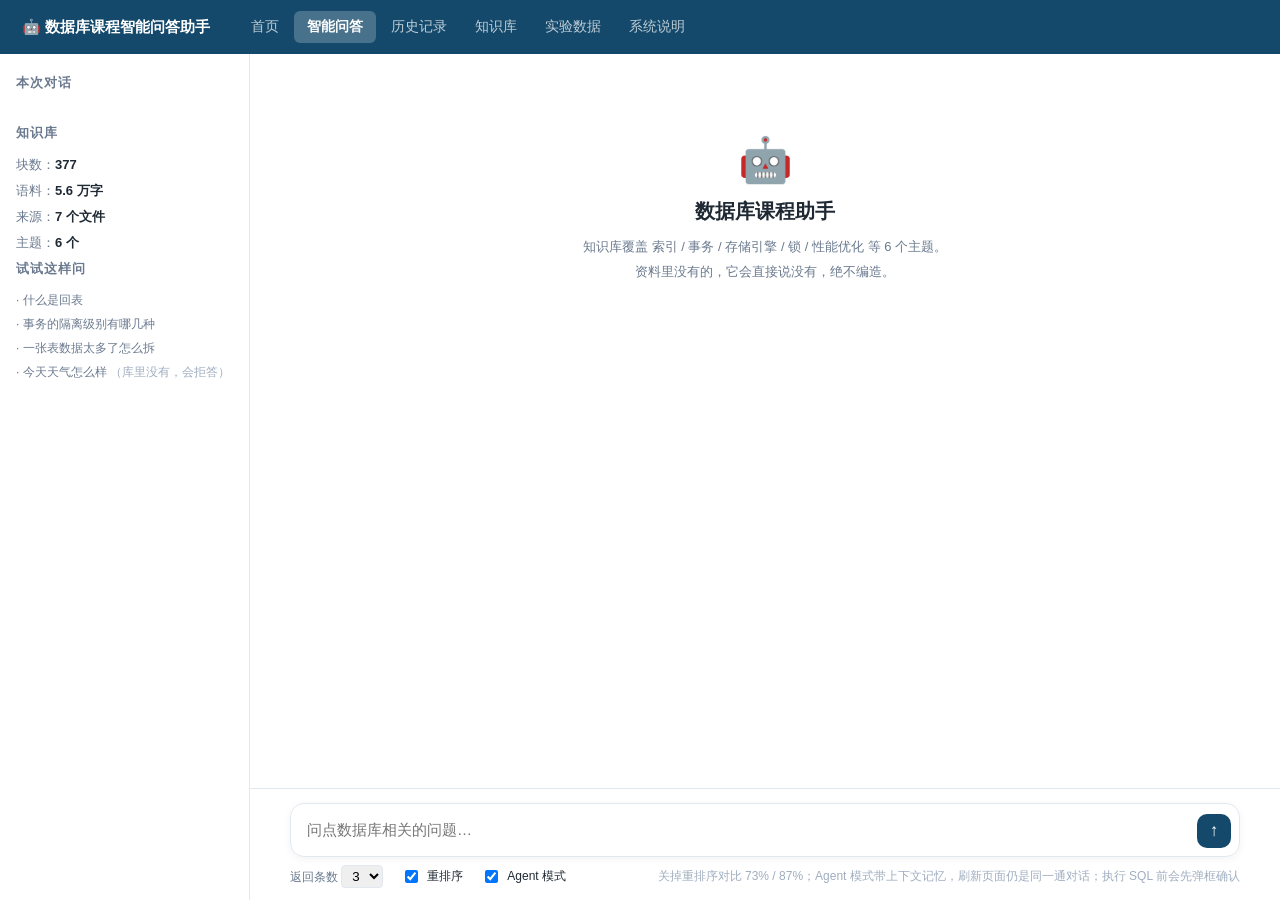
<file: web/index.html>
<!DOCTYPE html>
<html lang="zh">
<head>
<meta charset="UTF-8">
<title>智能问答 - 数据库课程智能问答助手</title>
<link rel="stylesheet" href="/web/style.css">
</head>
<body>

<div id="nav" class="navbar"></div>

<div class="layout">

  <aside class="sidebar">
    <h3>本次对话</h3>
    <div id="history" class="history"></div>

    <h3>知识库</h3>
    <ul class="kb-info">
      <li>块数：<b>377</b></li>
      <li>语料：<b>5.6 万字</b></li>
      <li>来源：<b>7 个文件</b></li>
      <li>主题：<b>6 个</b></li>
    </ul>

    <h3>试试这样问</h3>
    <div class="tip-mini">
      · 什么是回表<br>
      · 事务的隔离级别有哪几种<br>
      · 一张表数据太多了怎么拆<br>
      · 今天天气怎么样 <span class="muted">（库里没有，会拒答）</span>
    </div>
  </aside>

  <section class="chat">
    <div class="chat-body" id="chat">
      <div class="welcome" id="welcome">
        <div class="welcome-icon">🤖</div>
        <h2>数据库课程助手</h2>
        <p>知识库覆盖 索引 / 事务 / 存储引擎 / 锁 / 性能优化 等 6 个主题。<br>
           资料里没有的，它会直接说没有，绝不编造。</p>
      </div>
    </div>

    <div class="chat-input">
      <div class="input-box">
        <textarea id="q" rows="1" placeholder="问点数据库相关的问题…" onkeydown="onKey(event)"></textarea>
        <button id="send" onclick="ask()">↑</button>
      </div>
      <div class="input-params">
        <label>返回条数
          <select id="topk">
            <option>1</option>
            <option selected>3</option>
            <option>5</option>
          </select>
        </label>
        <label class="switch">
          <input type="checkbox" id="rerank" checked> 重排序
        </label>
        <label class="switch">
          <input type="checkbox" id="useAgent" checked> Agent 模式
        </label>
        <span class="hint">关掉重排序对比 73% / 87%；Agent 模式带上下文记忆，刷新页面仍是同一通对话；执行 SQL 前会先弹框确认</span>
      </div>
    </div>
  </section>

</div>

<script src="/web/nav.js"></script>
<script src="/web/md.js"></script>
<script src="/web/app.js?v=20261014c"></script>
</body>
</html>
</file>
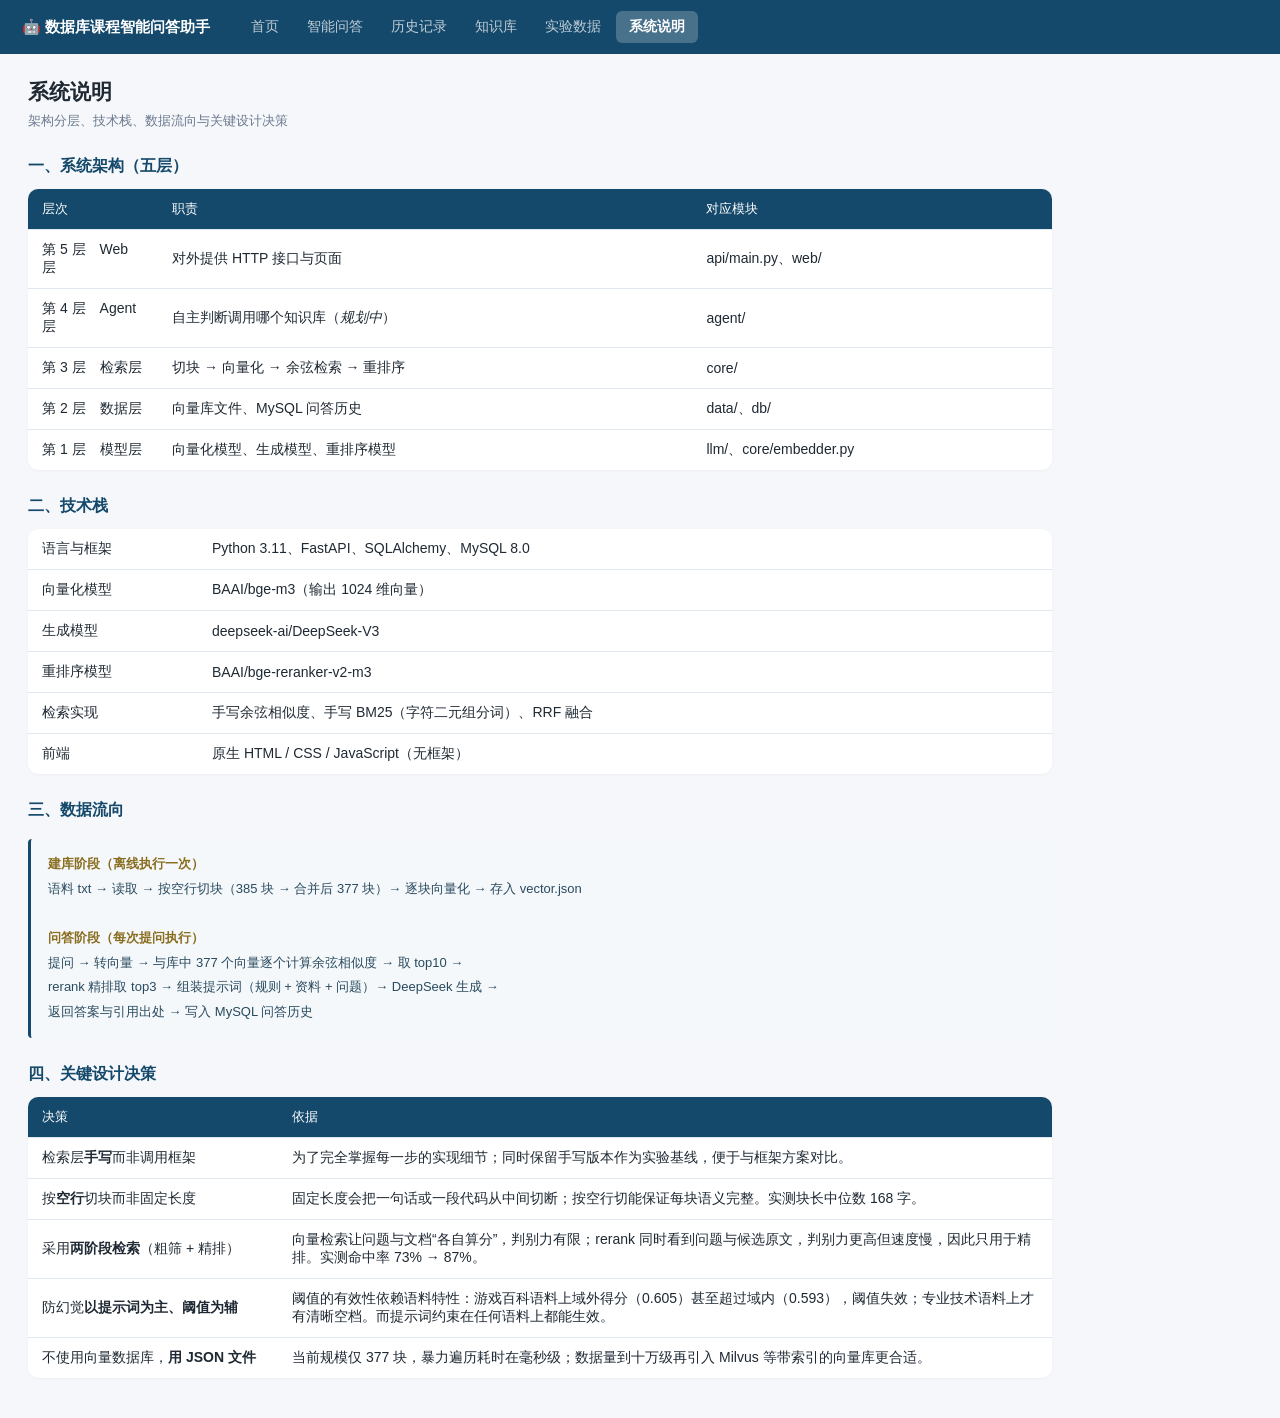
<file: web/about.html>
<!DOCTYPE html>
<html lang="zh">
<head>
<meta charset="UTF-8">
<title>系统说明 - 数据库课程智能问答助手</title>
<link rel="stylesheet" href="/web/style.css">
</head>
<body>

<div id="nav" class="navbar"></div>

<div class="page">
  <h1>系统说明</h1>
  <p class="sub">架构分层、技术栈、数据流向与关键设计决策</p>

  <h2>一、系统架构（五层）</h2>
  <table class="data">
    <thead>
      <tr><th style="width:130px">层次</th><th>职责</th><th>对应模块</th></tr>
    </thead>
    <tbody>
      <tr><td>第 5 层　Web 层</td><td>对外提供 HTTP 接口与页面</td><td>api/main.py、web/</td></tr>
      <tr><td>第 4 层　Agent 层</td><td>自主判断调用哪个知识库（<i>规划中</i>）</td><td>agent/</td></tr>
      <tr><td>第 3 层　检索层</td><td>切块 → 向量化 → 余弦检索 → 重排序</td><td>core/</td></tr>
      <tr><td>第 2 层　数据层</td><td>向量库文件、MySQL 问答历史</td><td>data/、db/</td></tr>
      <tr><td>第 1 层　模型层</td><td>向量化模型、生成模型、重排序模型</td><td>llm/、core/embedder.py</td></tr>
    </tbody>
  </table>

  <h2>二、技术栈</h2>
  <table class="data">
    <tbody>
      <tr><td style="width:170px">语言与框架</td><td>Python 3.11、FastAPI、SQLAlchemy、MySQL 8.0</td></tr>
      <tr><td>向量化模型</td><td>BAAI/bge-m3（输出 1024 维向量）</td></tr>
      <tr><td>生成模型</td><td>deepseek-ai/DeepSeek-V3</td></tr>
      <tr><td>重排序模型</td><td>BAAI/bge-reranker-v2-m3</td></tr>
      <tr><td>检索实现</td><td>手写余弦相似度、手写 BM25（字符二元组分词）、RRF 融合</td></tr>
      <tr><td>前端</td><td>原生 HTML / CSS / JavaScript（无框架）</td></tr>
    </tbody>
  </table>

  <h2>三、数据流向</h2>
  <div class="note" style="background:#F4F8FB; border-left-color:#14496B; color:#2A4A5E;">
    <b>建库阶段（离线执行一次）</b><br>
    语料 txt → 读取 → 按空行切块（385 块 → 合并后 377 块）→ 逐块向量化 → 存入 vector.json<br><br>
    <b>问答阶段（每次提问执行）</b><br>
    提问 → 转向量 → 与库中 377 个向量逐个计算余弦相似度 → 取 top10 →<br>
    rerank 精排取 top3 → 组装提示词（规则 + 资料 + 问题）→ DeepSeek 生成 →<br>
    返回答案与引用出处 → 写入 MySQL 问答历史
  </div>

  <h2>四、关键设计决策</h2>
  <table class="data">
    <thead>
      <tr><th style="width:250px">决策</th><th>依据</th></tr>
    </thead>
    <tbody>
      <tr>
        <td>检索层<b>手写</b>而非调用框架</td>
        <td>为了完全掌握每一步的实现细节；同时保留手写版本作为实验基线，便于与框架方案对比。</td>
      </tr>
      <tr>
        <td>按<b>空行</b>切块而非固定长度</td>
        <td>固定长度会把一句话或一段代码从中间切断；按空行切能保证每块语义完整。实测块长中位数 168 字。</td>
      </tr>
      <tr>
        <td>采用<b>两阶段检索</b>（粗筛 + 精排）</td>
        <td>向量检索让问题与文档“各自算分”，判别力有限；rerank 同时看到问题与候选原文，判别力更高但速度慢，因此只用于精排。实测命中率 73% → 87%。</td>
      </tr>
      <tr>
        <td>防幻觉<b>以提示词为主、阈值为辅</b></td>
        <td>阈值的有效性依赖语料特性：游戏百科语料上域外得分（0.605）甚至超过域内（0.593），阈值失效；专业技术语料上才有清晰空档。而提示词约束在任何语料上都能生效。</td>
      </tr>
      <tr>
        <td>不使用向量数据库，<b>用 JSON 文件</b></td>
        <td>当前规模仅 377 块，暴力遍历耗时在毫秒级；数据量到十万级再引入 Milvus 等带索引的向量库更合适。</td>
      </tr>
    </tbody>
  </table>

</div>

<script src="/web/nav.js"></script>
</body>
</html>
</file>
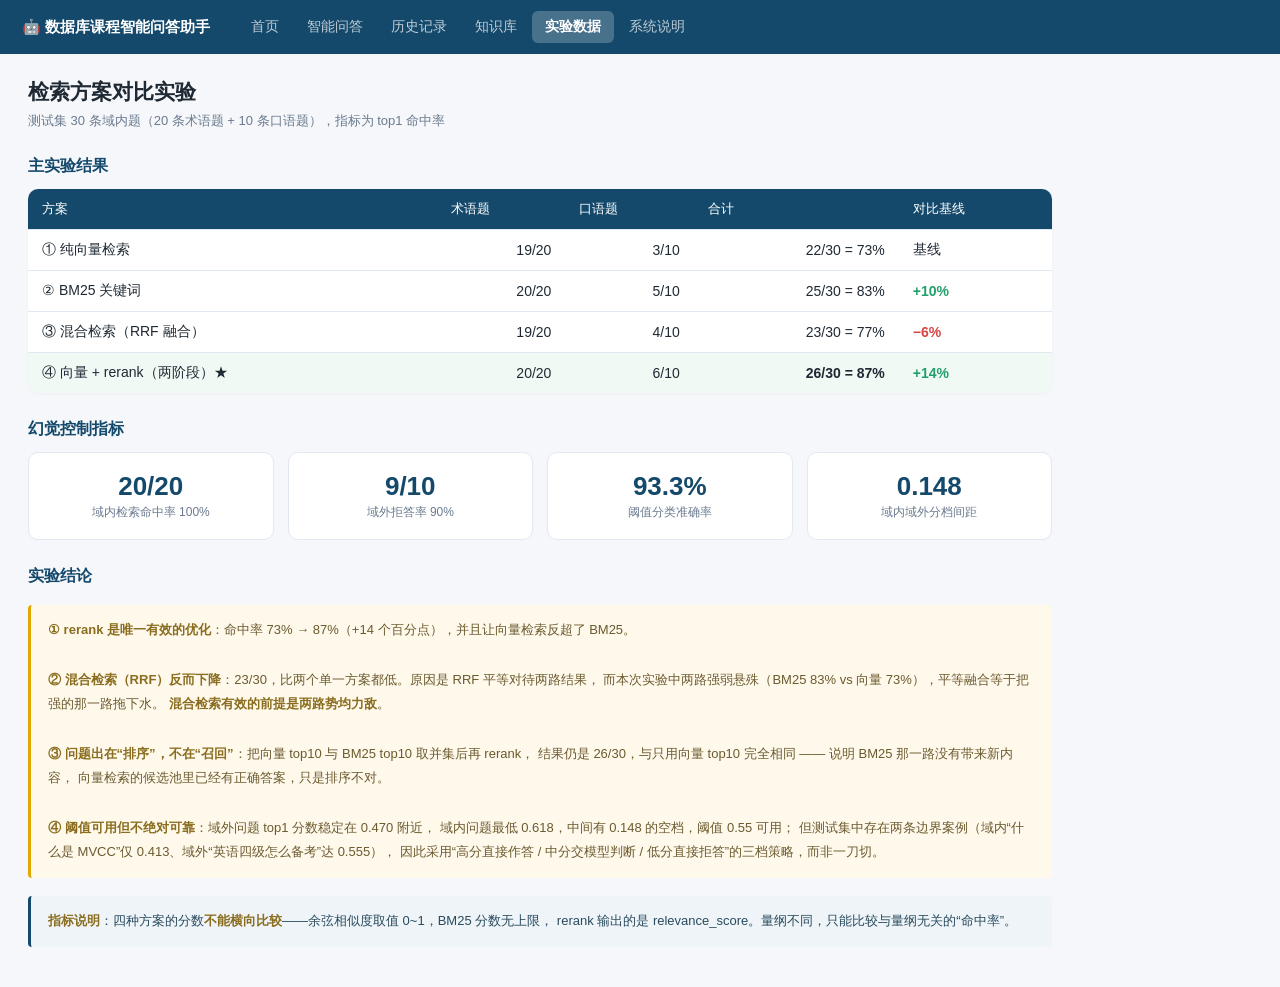
<file: web/eval.html>
<!DOCTYPE html>
<html lang="zh">
<head>
<meta charset="UTF-8">
<title>实验数据 - 数据库课程智能问答助手</title>
<link rel="stylesheet" href="/web/style.css">
</head>
<body>

<div id="nav" class="navbar"></div>

<div class="page">
  <h1>检索方案对比实验</h1>
  <p class="sub">测试集 30 条域内题（20 条术语题 + 10 条口语题），指标为 top1 命中率</p>

  <h2>主实验结果</h2>
  <table class="data">
    <thead>
      <tr><th>方案</th><th class="num">术语题</th><th class="num">口语题</th><th class="num">合计</th><th>对比基线</th></tr>
    </thead>
    <tbody>
      <tr>
        <td>① 纯向量检索</td><td class="num">19/20</td><td class="num">3/10</td>
        <td class="num">22/30 = 73%</td><td>基线</td>
      </tr>
      <tr>
        <td>② BM25 关键词</td><td class="num">20/20</td><td class="num">5/10</td>
        <td class="num">25/30 = 83%</td><td class="up">+10%</td>
      </tr>
      <tr>
        <td>③ 混合检索（RRF 融合）</td><td class="num">19/20</td><td class="num">4/10</td>
        <td class="num">23/30 = 77%</td><td class="down">−6%</td>
      </tr>
      <tr class="best">
        <td>④ 向量 + rerank（两阶段）★</td><td class="num">20/20</td><td class="num">6/10</td>
        <td class="num"><b>26/30 = 87%</b></td><td class="up">+14%</td>
      </tr>
    </tbody>
  </table>

  <h2>幻觉控制指标</h2>
  <div class="stats">
    <div class="stat"><b>20/20</b><span>域内检索命中率 100%</span></div>
    <div class="stat"><b>9/10</b><span>域外拒答率 90%</span></div>
    <div class="stat"><b>93.3%</b><span>阈值分类准确率</span></div>
    <div class="stat"><b>0.148</b><span>域内域外分档间距</span></div>
  </div>

  <h2>实验结论</h2>
  <div class="note">
    <b>① rerank 是唯一有效的优化</b>：命中率 73% → 87%（+14 个百分点），并且让向量检索反超了 BM25。<br><br>

    <b>② 混合检索（RRF）反而下降</b>：23/30，比两个单一方案都低。原因是 RRF 平等对待两路结果，
    而本次实验中两路强弱悬殊（BM25 83% vs 向量 73%），平等融合等于把强的那一路拖下水。
    <b>混合检索有效的前提是两路势均力敌</b>。<br><br>

    <b>③ 问题出在“排序”，不在“召回”</b>：把向量 top10 与 BM25 top10 取并集后再 rerank，
    结果仍是 26/30，与只用向量 top10 完全相同 —— 说明 BM25 那一路没有带来新内容，
    向量检索的候选池里已经有正确答案，只是排序不对。<br><br>

    <b>④ 阈值可用但不绝对可靠</b>：域外问题 top1 分数稳定在 0.470 附近，
    域内问题最低 0.618，中间有 0.148 的空档，阈值 0.55 可用；
    但测试集中存在两条边界案例（域内“什么是 MVCC”仅 0.413、域外“英语四级怎么备考”达 0.555），
    因此采用“高分直接作答 / 中分交模型判断 / 低分直接拒答”的三档策略，而非一刀切。
  </div>

  <div class="note" style="background:#EEF4F8; border-left-color:#14496B; color:#2A4A5E;">
    <b>指标说明</b>：四种方案的分数<b>不能横向比较</b>——余弦相似度取值 0~1，BM25 分数无上限，
    rerank 输出的是 relevance_score。量纲不同，只能比较与量纲无关的“命中率”。
  </div>

</div>

<script src="/web/nav.js"></script>
</body>
</html>
</file>
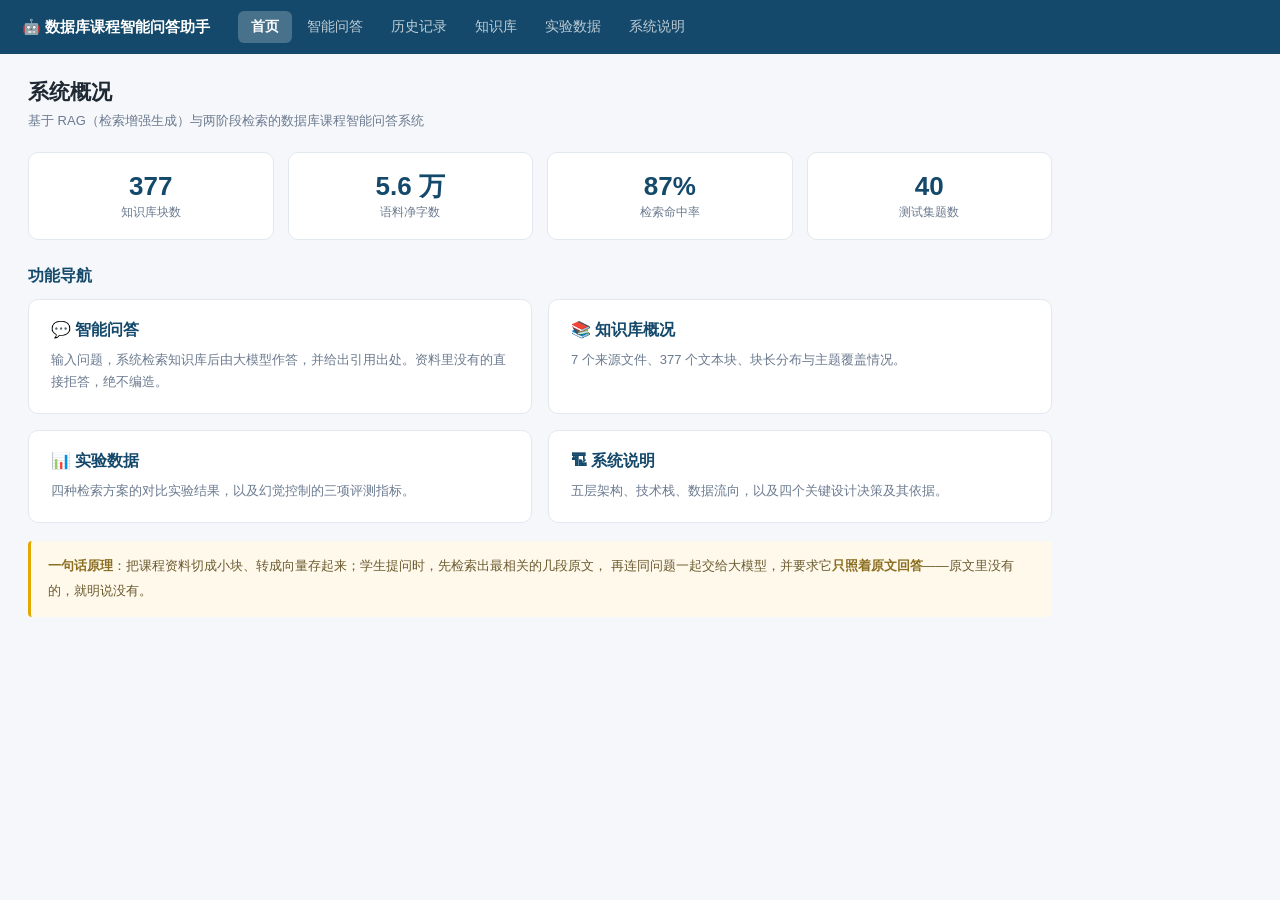
<file: web/home.html>
<!DOCTYPE html>
<html lang="zh">
<head>
<meta charset="UTF-8">
<title>首页 - 数据库课程智能问答助手</title>
<link rel="stylesheet" href="/web/style.css">
</head>
<body>

<div id="nav" class="navbar"></div>

<div class="page">
  <h1>系统概况</h1>
  <p class="sub">基于 RAG（检索增强生成）与两阶段检索的数据库课程智能问答系统</p>

  <div class="stats">
    <div class="stat"><b>377</b><span>知识库块数</span></div>
    <div class="stat"><b>5.6 万</b><span>语料净字数</span></div>
    <div class="stat"><b>87%</b><span>检索命中率</span></div>
    <div class="stat"><b>40</b><span>测试集题数</span></div>
  </div>

  <h2>功能导航</h2>
  <div class="cards">
    <a class="fcard" href="/">
      <h3>💬 智能问答</h3>
      <p>输入问题，系统检索知识库后由大模型作答，并给出引用出处。资料里没有的直接拒答，绝不编造。</p>
    </a>
    <a class="fcard" href="/web/kb.html">
      <h3>📚 知识库概况</h3>
      <p>7 个来源文件、377 个文本块、块长分布与主题覆盖情况。</p>
    </a>
    <a class="fcard" href="/web/eval.html">
      <h3>📊 实验数据</h3>
      <p>四种检索方案的对比实验结果，以及幻觉控制的三项评测指标。</p>
    </a>
    <a class="fcard" href="/web/about.html">
      <h3>🏗 系统说明</h3>
      <p>五层架构、技术栈、数据流向，以及四个关键设计决策及其依据。</p>
    </a>
  </div>

  <div class="note">
    <b>一句话原理</b>：把课程资料切成小块、转成向量存起来；学生提问时，先检索出最相关的几段原文，
    再连同问题一起交给大模型，并要求它<b>只照着原文回答</b>——原文里没有的，就明说没有。
  </div>
</div>

<script src="/web/nav.js"></script>
</body>
</html>
</file>
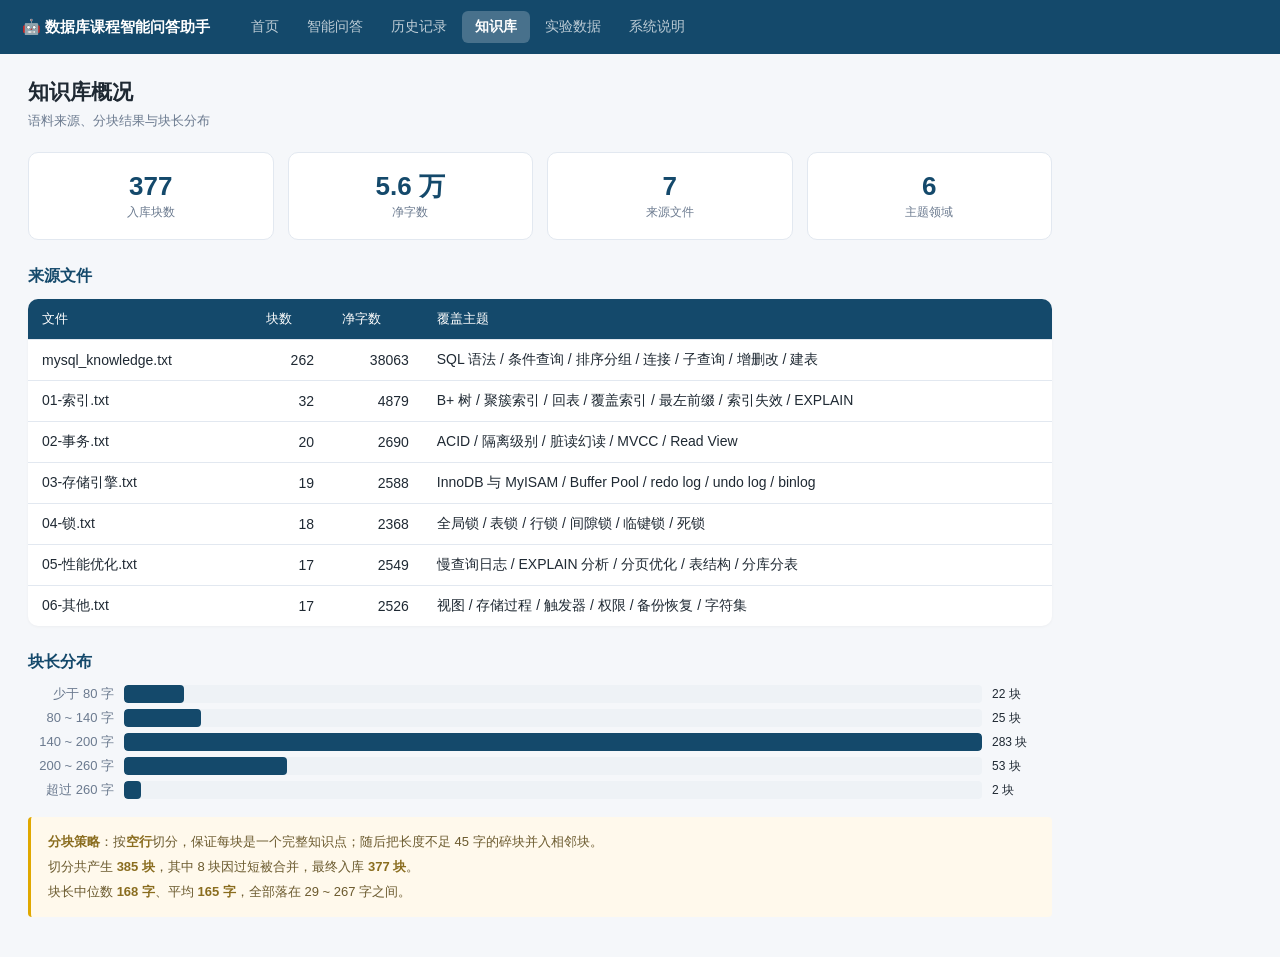
<file: web/kb.html>
<!DOCTYPE html>
<html lang="zh">
<head>
<meta charset="UTF-8">
<title>知识库 - 数据库课程智能问答助手</title>
<link rel="stylesheet" href="/web/style.css">
</head>
<body>

<div id="nav" class="navbar"></div>

<div class="page">
  <h1>知识库概况</h1>
  <p class="sub">语料来源、分块结果与块长分布</p>

  <div class="stats">
    <div class="stat"><b>377</b><span>入库块数</span></div>
    <div class="stat"><b>5.6 万</b><span>净字数</span></div>
    <div class="stat"><b>7</b><span>来源文件</span></div>
    <div class="stat"><b>6</b><span>主题领域</span></div>
  </div>

  <h2>来源文件</h2>
  <table class="data">
    <thead>
      <tr><th>文件</th><th class="num">块数</th><th class="num">净字数</th><th>覆盖主题</th></tr>
    </thead>
    <tbody>
      <tr><td>mysql_knowledge.txt</td><td class="num">262</td><td class="num">38063</td><td>SQL 语法 / 条件查询 / 排序分组 / 连接 / 子查询 / 增删改 / 建表</td></tr>
      <tr><td>01-索引.txt</td><td class="num">32</td><td class="num">4879</td><td>B+ 树 / 聚簇索引 / 回表 / 覆盖索引 / 最左前缀 / 索引失效 / EXPLAIN</td></tr>
      <tr><td>02-事务.txt</td><td class="num">20</td><td class="num">2690</td><td>ACID / 隔离级别 / 脏读幻读 / MVCC / Read View</td></tr>
      <tr><td>03-存储引擎.txt</td><td class="num">19</td><td class="num">2588</td><td>InnoDB 与 MyISAM / Buffer Pool / redo log / undo log / binlog</td></tr>
      <tr><td>04-锁.txt</td><td class="num">18</td><td class="num">2368</td><td>全局锁 / 表锁 / 行锁 / 间隙锁 / 临键锁 / 死锁</td></tr>
      <tr><td>05-性能优化.txt</td><td class="num">17</td><td class="num">2549</td><td>慢查询日志 / EXPLAIN 分析 / 分页优化 / 表结构 / 分库分表</td></tr>
      <tr><td>06-其他.txt</td><td class="num">17</td><td class="num">2526</td><td>视图 / 存储过程 / 触发器 / 权限 / 备份恢复 / 字符集</td></tr>
    </tbody>
  </table>

  <h2>块长分布</h2>
  <div class="bar-row"><div class="bar-label">少于 80 字</div><div class="bar-track"><div class="bar-fill" style="width:7%"></div></div><div class="bar-num">22 块</div></div>
  <div class="bar-row"><div class="bar-label">80 ~ 140 字</div><div class="bar-track"><div class="bar-fill" style="width:9%"></div></div><div class="bar-num">25 块</div></div>
  <div class="bar-row"><div class="bar-label">140 ~ 200 字</div><div class="bar-track"><div class="bar-fill" style="width:100%"></div></div><div class="bar-num">283 块</div></div>
  <div class="bar-row"><div class="bar-label">200 ~ 260 字</div><div class="bar-track"><div class="bar-fill" style="width:19%"></div></div><div class="bar-num">53 块</div></div>
  <div class="bar-row"><div class="bar-label">超过 260 字</div><div class="bar-track"><div class="bar-fill" style="width:2%"></div></div><div class="bar-num">2 块</div></div>

  <div class="note">
    <b>分块策略</b>：按<b>空行</b>切分，保证每块是一个完整知识点；随后把长度不足 45 字的碎块并入相邻块。<br>
    切分共产生 <b>385 块</b>，其中 8 块因过短被合并，最终入库 <b>377 块</b>。<br>
    块长中位数 <b>168 字</b>、平均 <b>165 字</b>，全部落在 29 ~ 267 字之间。
  </div>
</div>

<script src="/web/nav.js"></script>
</body>
</html>
</file>
<file: web/style.css>
/* ============ 基础 ============ */
:root {
  --main: #14496B;
  --main-light: #E8F0F6;
  --bg: #F5F7FA;
  --line: #E2E8F0;
  --text: #1F2933;
  --muted: #6B7A8F;
  --ok: #22A06B;
  --bad: #D64545;
}

* { box-sizing: border-box; }

body {
  margin: 0;
  font-family: "Microsoft YaHei", "PingFang SC", sans-serif;
  background: var(--bg);
  color: var(--text);
  min-height: 100vh;
  display: flex;
  flex-direction: column;
}

/* ============ 顶部导航栏（所有页面共用） ============ */
.navbar {
  background: var(--main);
  color: #fff;
  padding: 0 22px;
  height: 54px;
  display: flex;
  align-items: center;
  gap: 28px;
  flex-shrink: 0;
}
.nav-brand { font-weight: bold; font-size: 15px; white-space: nowrap; }
.nav-links { display: flex; gap: 2px; }
.nav-links a {
  color: rgba(255,255,255,.72);
  text-decoration: none;
  font-size: 14px;
  padding: 7px 13px;
  border-radius: 6px;
  white-space: nowrap;
}
.nav-links a:hover { background: rgba(255,255,255,.12); color: #fff; }
.nav-links a.active { background: rgba(255,255,255,.22); color: #fff; font-weight: bold; }

/* ============ 普通页面容器 ============ */
.page { padding: 24px 28px 40px; max-width: 1080px; }
.page h1 { font-size: 21px; margin: 0 0 6px; }
.page .sub { color: var(--muted); font-size: 13px; margin: 0 0 22px; }
.page h2 { font-size: 16px; margin: 26px 0 12px; color: var(--main); }

/* ============ 统计卡片 ============ */
.stats { display: grid; grid-template-columns: repeat(4, 1fr); gap: 14px; margin-bottom: 8px; }
.stat {
  background: #fff;
  border: 1px solid var(--line);
  border-radius: 10px;
  padding: 18px 12px;
  text-align: center;
}
.stat b { display: block; font-size: 26px; color: var(--main); line-height: 1.2; }
.stat span { font-size: 12px; color: var(--muted); }

/* ============ 数据表格 ============ */
table.data {
  width: 100%;
  border-collapse: collapse;
  background: #fff;
  border-radius: 10px;
  overflow: hidden;
  box-shadow: 0 1px 3px rgba(0,0,0,.04);
}
table.data th, table.data td {
  padding: 11px 14px;
  text-align: left;
  font-size: 14px;
  border-bottom: 1px solid var(--line);
}
table.data th {
  background: var(--main);
  color: #fff;
  font-weight: normal;
  font-size: 13px;
}
table.data tr:last-child td { border-bottom: none; }
table.data tbody tr:hover td { background: #FAFBFC; }
table.data td.num { text-align: right; font-variant-numeric: tabular-nums; }

.up { color: var(--ok); font-weight: bold; }
.down { color: var(--bad); font-weight: bold; }
.best { background: #F0F9F4 !important; }

/* ============ 首页功能卡片 ============ */
.cards { display: grid; grid-template-columns: repeat(2, 1fr); gap: 16px; margin-top: 4px; }
.fcard {
  background: #fff;
  border: 1px solid var(--line);
  border-radius: 10px;
  padding: 20px 22px;
  text-decoration: none;
  color: var(--text);
  transition: all .15s;
}
.fcard:hover { border-color: var(--main); box-shadow: 0 3px 12px rgba(20,73,107,.10); }
.fcard h3 { margin: 0 0 8px; font-size: 16px; color: var(--main); }
.fcard p { margin: 0; font-size: 13px; color: var(--muted); line-height: 1.7; }

/* ============ 提示 / 结论块 ============ */
.note {
  background: #FFF9EC;
  border-left: 3px solid #E0A800;
  border-radius: 4px;
  padding: 13px 17px;
  font-size: 13px;
  color: #6B5A2E;
  line-height: 1.9;
  margin-top: 18px;
}
.note b { color: #8A6D1F; }

/* ============ 柱状图 ============ */
.bar-row { display: flex; align-items: center; gap: 10px; margin-bottom: 6px; font-size: 13px; }
.bar-label { width: 86px; color: var(--muted); text-align: right; }
.bar-track { flex: 1; background: #EEF2F6; border-radius: 4px; height: 18px; overflow: hidden; }
.bar-fill { background: var(--main); height: 100%; border-radius: 4px; }
.bar-num { width: 60px; color: var(--text); font-size: 12px; }

/* ============ 问答页 ============ */
.layout { flex: 1; display: grid; grid-template-columns: 250px 1fr; overflow: hidden; }
.sidebar {
  background: #fff;
  border-right: 1px solid var(--line);
  padding: 16px;
  overflow-y: auto;
}
.sidebar h3 {
  font-size: 13px;
  color: var(--muted);
  margin: 4px 0 10px;
  letter-spacing: 1px;
}
.history { display: flex; flex-direction: column; gap: 6px; margin-bottom: 22px; }
.history-item {
  padding: 8px 10px;
  background: var(--main-light);
  border-radius: 6px;
  font-size: 13px;
  cursor: pointer;
  color: var(--main);
  overflow: hidden;
  text-overflow: ellipsis;
  white-space: nowrap;
}
.history-item:hover { background: #D8E6F0; }
.kb-info { list-style: none; padding: 0; margin: 0; font-size: 13px; color: var(--muted); line-height: 2; }
.kb-info b { color: var(--text); }

.content { padding: 20px 26px; overflow-y: auto; }
.askbar { display: flex; gap: 10px; margin-bottom: 18px; }
.askbar input {
  flex: 1;
  padding: 12px 14px;
  font-size: 15px;
  border: 1px solid var(--line);
  border-radius: 8px;
  outline: none;
}
.askbar input:focus { border-color: var(--main); }
.askbar button {
  padding: 12px 26px;
  font-size: 15px;
  background: var(--main);
  color: #fff;
  border: none;
  border-radius: 8px;
  cursor: pointer;
}
.askbar button:hover { background: #0F3A55; }

.card {
  background: #fff;
  border: 1px solid var(--line);
  border-radius: 10px;
  padding: 16px 18px;
  margin-bottom: 16px;
  box-shadow: 0 1px 3px rgba(0,0,0,.04);
}
.card-head { display: flex; align-items: center; gap: 10px; margin-bottom: 12px; font-size: 15px; }
.tag {
  font-size: 12px;
  color: var(--main);
  background: var(--main-light);
  padding: 2px 8px;
  border-radius: 10px;
}
.pre { white-space: pre-wrap; line-height: 1.8; font-size: 15px; }

.src {
  background: #FAFBFC;
  border-left: 3px solid var(--main);
  border-radius: 4px;
  padding: 10px 12px;
  margin-bottom: 8px;
  display: flex;
  gap: 10px;
}
.score {
  color: var(--main);
  font-weight: bold;
  font-size: 13px;
  min-width: 46px;
  padding-top: 2px;
}
.src .pre { font-size: 13px; color: #46525F; }

.param-bar {
  background: #fff;
  border-top: 1px solid var(--line);
  padding: 10px 22px;
  display: flex;
  align-items: center;
  gap: 22px;
  font-size: 13px;
  color: var(--muted);
  flex-shrink: 0;
}
.param-bar select { padding: 4px 8px; border-radius: 5px; border: 1px solid var(--line); }
.switch { display: flex; align-items: center; gap: 6px; cursor: pointer; color: var(--text); }
.hint { margin-left: auto; color: #A0AEC0; font-size: 12px; }
.tip-mini { font-size: 12px; color: var(--muted); line-height: 2; }
.muted { color: #A0AEC0; }

/* ============ 聊天式问答 ============ */
.chat { display: flex; flex-direction: column; height: 100%; background: #fff; }
.chat-body { flex: 1; overflow-y: auto; padding: 10px 0 20px; }

.welcome { text-align: center; padding: 70px 20px; color: var(--muted); }
.welcome-icon { font-size: 44px; }
.welcome h2 { font-size: 20px; color: var(--text); margin: 12px 0 10px; }
.welcome p { font-size: 13px; line-height: 1.9; margin: 0; }

.msg { display: flex; gap: 14px; padding: 18px 40px; }
.msg + .msg { border-top: 1px solid #F0F3F6; }
.msg .avatar {
  width: 30px; height: 30px; border-radius: 7px; flex-shrink: 0;
  display: flex; align-items: center; justify-content: center; font-size: 16px;
  background: var(--main-light);
}
.msg .bubble { flex: 1; min-width: 0; }
.msg .who { font-size: 12px; color: var(--muted); margin-bottom: 6px; }
.msg .body { white-space: pre-wrap; line-height: 1.9; font-size: 15px; }

.msg.user { background: #FAFBFC; }
.msg.user .avatar { background: #E6EAF0; }

.thinking { display: inline-flex; gap: 4px; align-items: center; height: 20px; }
.thinking i {
  width: 6px; height: 6px; border-radius: 50%; background: #9AA7B4;
  animation: blink 1.2s infinite;
}
.thinking i:nth-child(2) { animation-delay: .2s; }
.thinking i:nth-child(3) { animation-delay: .4s; }
@keyframes blink { 0%,60%,100% { opacity: .25 } 30% { opacity: 1 } }

.srcs { margin-top: 14px; border-top: 1px dashed var(--line); padding-top: 12px; }
.srcs-title { font-size: 12px; color: var(--muted); margin-bottom: 8px; }
.src-item {
  display: flex; gap: 10px; background: #FAFBFC; border-left: 3px solid var(--main);
  border-radius: 4px; padding: 8px 12px; margin-bottom: 6px;
  font-size: 13px; color: #46525F; line-height: 1.7;
}
.src-item .score { min-width: 46px; color: var(--main); font-weight: bold; }

/* 底部输入区 */
.chat-input { border-top: 1px solid var(--line); padding: 14px 40px 12px; background: #fff; flex-shrink: 0; }
.input-box {
  display: flex; align-items: flex-end; gap: 10px;
  border: 1px solid var(--line); border-radius: 14px;
  padding: 8px 8px 8px 16px;
  box-shadow: 0 2px 8px rgba(0,0,0,.05);
}
.input-box:focus-within { border-color: var(--main); }
.input-box textarea {
  flex: 1; border: none; outline: none; resize: none;
  font-size: 15px; font-family: inherit; line-height: 1.6;
  max-height: 140px; padding: 6px 0;
}
.input-box button {
  width: 34px; height: 34px; border-radius: 10px; border: none;
  background: var(--main); color: #fff; font-size: 17px;
  cursor: pointer; flex-shrink: 0;
}
.input-box button:disabled { background: #C6D2DC; cursor: not-allowed; }

.input-params {
  display: flex; align-items: center; gap: 18px;
  margin-top: 8px; font-size: 12px; color: var(--muted);
}
.input-params select { padding: 2px 6px; border-radius: 4px; border: 1px solid var(--line); }
.input-params label { white-space: nowrap; }

/* ============ 历史记录页 ============ */
.toolbar { display: flex; align-items: center; gap: 14px; margin-bottom: 16px; }
.toolbar button {
  padding: 7px 18px;
  font-size: 13px;
  font-family: inherit;
  color: var(--main);
  background: #fff;
  border: 1px solid var(--line);
  border-radius: 7px;
  cursor: pointer;
}
.toolbar button:hover { border-color: var(--main); background: var(--main-light); }

.q-line { font-size: 15px; font-weight: bold; margin-bottom: 10px; }
.answer { font-size: 14px; color: #46525F; }

.srcs-box { margin-top: 14px; border-top: 1px dashed var(--line); padding-top: 10px; }
.srcs-box summary { font-size: 12px; color: var(--muted); cursor: pointer; outline: none; }
.srcs-box summary:hover { color: var(--main); }
.srcs-box .src { margin-top: 8px; }

.page code {
  background: #EEF2F6;
  padding: 1px 5px;
  border-radius: 4px;
  font-size: 12px;
  color: var(--main);
}

/* ============ Agent 执行过程 ============ */
.steps { margin-top: 14px; border-top: 1px dashed var(--line); padding-top: 12px; }
.steps-title { font-size: 12px; color: var(--muted); margin-bottom: 8px; }
.step {
  display: flex;
  gap: 10px;
  align-items: flex-start;
  background: #FAFBFC;
  border-left: 3px solid var(--main);
  border-radius: 4px;
  padding: 8px 12px;
  margin-bottom: 6px;
  font-size: 13px;
  color: #46525F;
  line-height: 1.7;
}
.step .tag {
  flex-shrink: 0;
  font-size: 12px;
  color: var(--main);
  background: var(--main-light);
  padding: 2px 8px;
  border-radius: 10px;
}

/* ============ Markdown 渲染后的正文 ============ */
/* md.js 把答案切成 <p> <h4> <ul> 这些块，所以这里不用再靠换行符排版 */
.msg .body.md { white-space: normal; }
.md p { margin: 0 0 10px; }
.md p:last-child { margin-bottom: 0; }
.md h4 { font-size: 15px; color: var(--main); margin: 16px 0 8px; }
.md h4:first-child { margin-top: 0; }
.md ul { margin: 0 0 10px; padding-left: 22px; }
.md li { margin-bottom: 5px; line-height: 1.8; }
.md li.sub { margin-left: 16px; list-style: circle; }
.md b { color: #12232E; }
.md code {
  background: #EEF2F6;
  padding: 1px 5px;
  border-radius: 4px;
  font-family: Consolas, "Courier New", monospace;
  font-size: 13px;
  color: var(--main);
}
.md pre {
  background: #F5F7FA;
  border: 1px solid var(--line);
  border-radius: 6px;
  padding: 10px 12px;
  margin: 0 0 10px;
  overflow-x: auto;
  white-space: pre;
  font-family: Consolas, "Courier New", monospace;
  font-size: 13px;
  line-height: 1.65;
  color: #2C3A47;
}

/* ==================== SQL 执行确认框 ==================== */
.confirm {
  margin-top: 10px;
  padding: 10px 12px;
  border: 1px solid #E0B34C;
  border-left: 4px solid #E0B34C;
  background: #FFFBF0;
  border-radius: 6px;
}
.confirm-title {
  font-weight: 600;
  margin-bottom: 6px;
  color: #8A6100;
}
.confirm-sql {
  margin: 0 0 10px 0;
  padding: 8px 10px;
  background: #2B2B2B;
  color: #7EE787;
  border-radius: 4px;
  font-family: Consolas, "Courier New", monospace;
  font-size: 12.5px;
  line-height: 1.6;
  white-space: pre-wrap;
  word-break: break-all;
}
.confirm button {
  margin-right: 8px;
  padding: 5px 14px;
  border-radius: 4px;
  border: 1px solid #0B5FA5;
  background: #0B5FA5;
  color: #fff;
  cursor: pointer;
  font-size: 13px;
}
.confirm button:hover {
  opacity: .88;
}
.confirm button:nth-of-type(2) {
  background: #fff;
  color: #666;
  border-color: #CCC;
}
</file>
